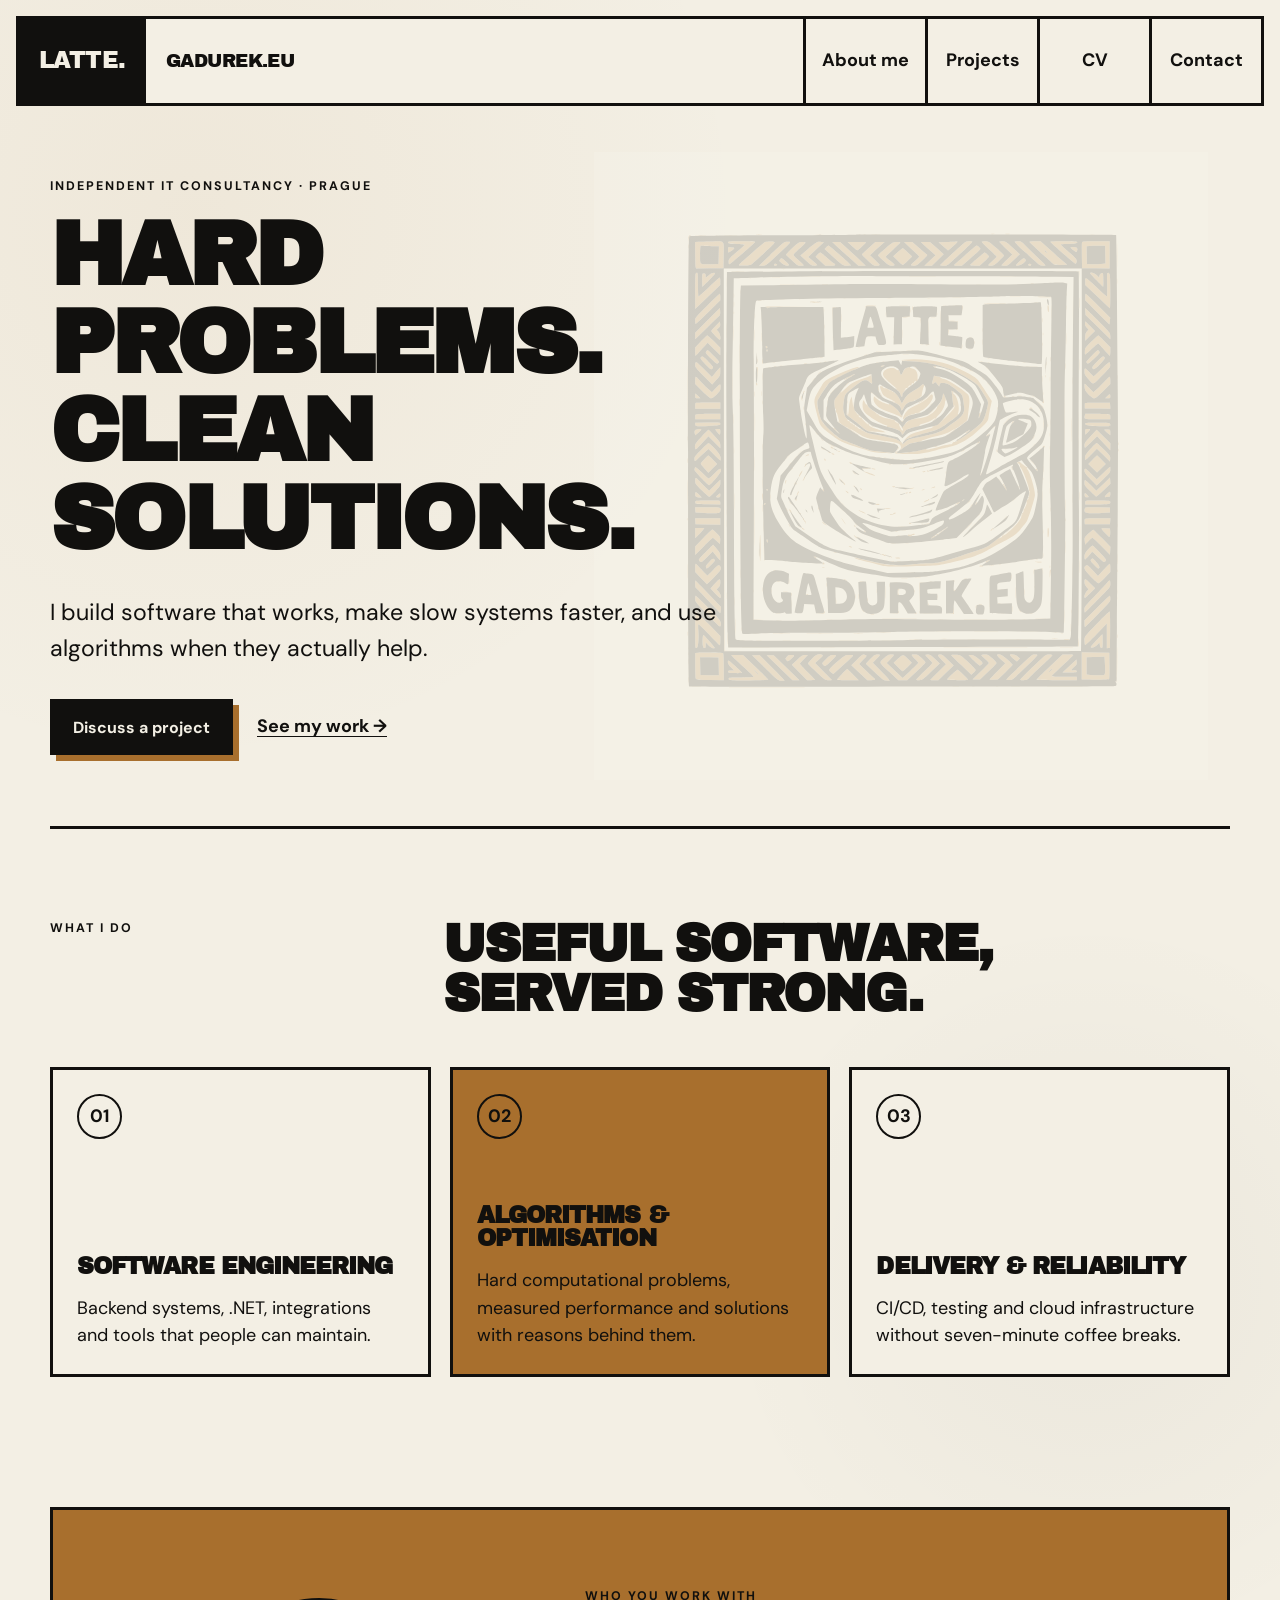
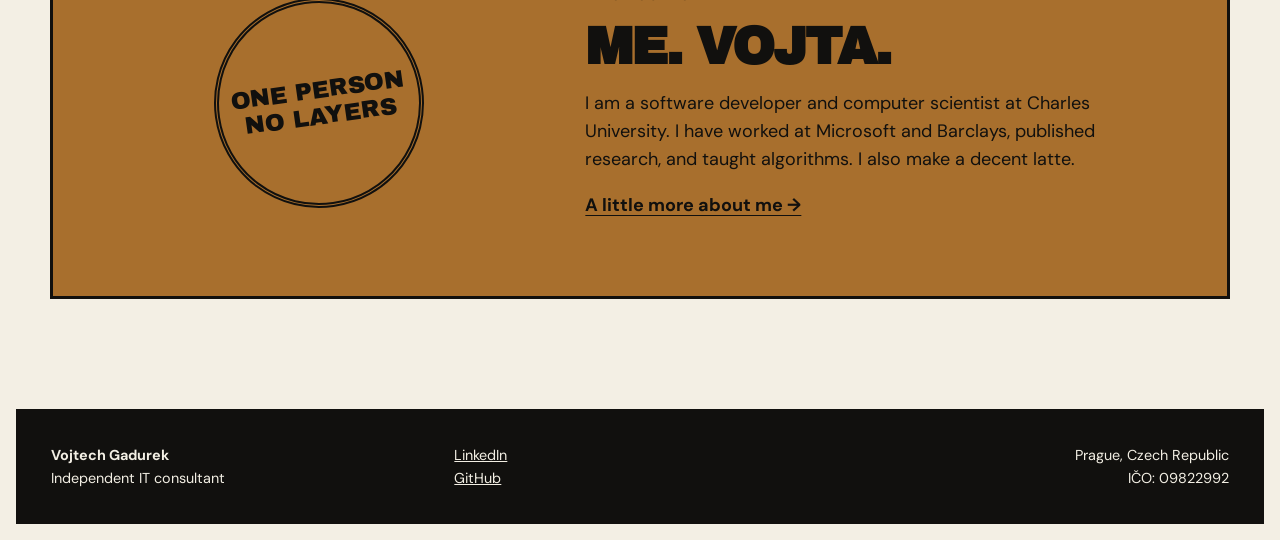
<file: index.html>
<!doctype html>
<html lang="en">
<head>
  <meta charset="utf-8">
  <meta name="viewport" content="width=device-width, initial-scale=1">
  <meta name="description" content="Independent IT consultancy by Vojtech Gadurek. Software engineering, algorithms, optimisation and reliable systems.">
  <title>Vojtech Gadurek — IT Consultancy</title>
  <link rel="icon" href="/assets/favicon.svg" type="image/svg+xml">
  <link rel="stylesheet" href="/assets/styles.css">
</head>
<body>
  <a class="skip-link" href="#main">Skip to content</a>
  <header class="site-header">
    <a class="brand" href="/" aria-label="Vojtech Gadurek, home">
      <span class="brand-mark">LATTE.</span>
      <span class="brand-name">GADUREK.EU</span>
    </a>
    <button class="menu-button" type="button" aria-expanded="false" aria-controls="site-nav">Menu</button>
    <nav id="site-nav" class="site-nav" aria-label="Main navigation">
      <a href="/about-me/">About me</a>
      <a href="/projects/">Projects</a>
      <a href="/cv/">CV</a>
      <a href="/contact/">Contact</a>
    </nav>
  </header>

  <main id="main">
    <section class="hero page-shell">
      <div class="hero-copy">
        <p class="eyebrow">Independent IT consultancy · Prague</p>
        <h1>Hard problems.<br>Clean solutions.</h1>
        <p class="lead">I build software that works, make slow systems faster, and use algorithms when they actually help.</p>
        <div class="actions">
          <a class="button" href="/contact/">Discuss a project</a>
          <a class="text-link" href="/projects/">See my work →</a>
        </div>
      </div>
    </section>

    <section class="services page-shell" aria-labelledby="services-title">
      <div class="section-heading">
        <p class="eyebrow">What I do</p>
        <h2 id="services-title">Useful software,<br>served strong.</h2>
      </div>
      <div class="service-grid">
        <article class="service-card">
          <span class="card-number">01</span>
          <h3>Software engineering</h3>
          <p>Backend systems, .NET, integrations and tools that people can maintain.</p>
        </article>
        <article class="service-card brown">
          <span class="card-number">02</span>
          <h3>Algorithms &amp; optimisation</h3>
          <p>Hard computational problems, measured performance and solutions with reasons behind them.</p>
        </article>
        <article class="service-card">
          <span class="card-number">03</span>
          <h3>Delivery &amp; reliability</h3>
          <p>CI/CD, testing and cloud infrastructure without seven-minute coffee breaks.</p>
        </article>
      </div>
    </section>

    <section class="proof page-shell">
      <p class="stamp">ONE PERSON<br>NO LAYERS</p>
      <div>
        <p class="eyebrow">Who you work with</p>
        <h2>Me. Vojta.</h2>
        <p>I am a software developer and computer scientist at Charles University. I have worked at Microsoft and Barclays, published research, and taught algorithms. I also make a decent latte.</p>
        <a class="text-link" href="/about-me/">A little more about me →</a>
      </div>
    </section>
  </main>

  <footer class="site-footer">
    <div><strong>Vojtech Gadurek</strong><br>Independent IT consultant</div>
    <div><a href="https://www.linkedin.com/in/vojtech-gadurek">LinkedIn</a><br><a href="https://github.com/vojtechgadurek">GitHub</a></div>
    <div>Prague, Czech Republic<br>IČO: 09822992</div>
  </footer>
  <script src="/assets/site.js"></script>
</body>
</html>
</file>
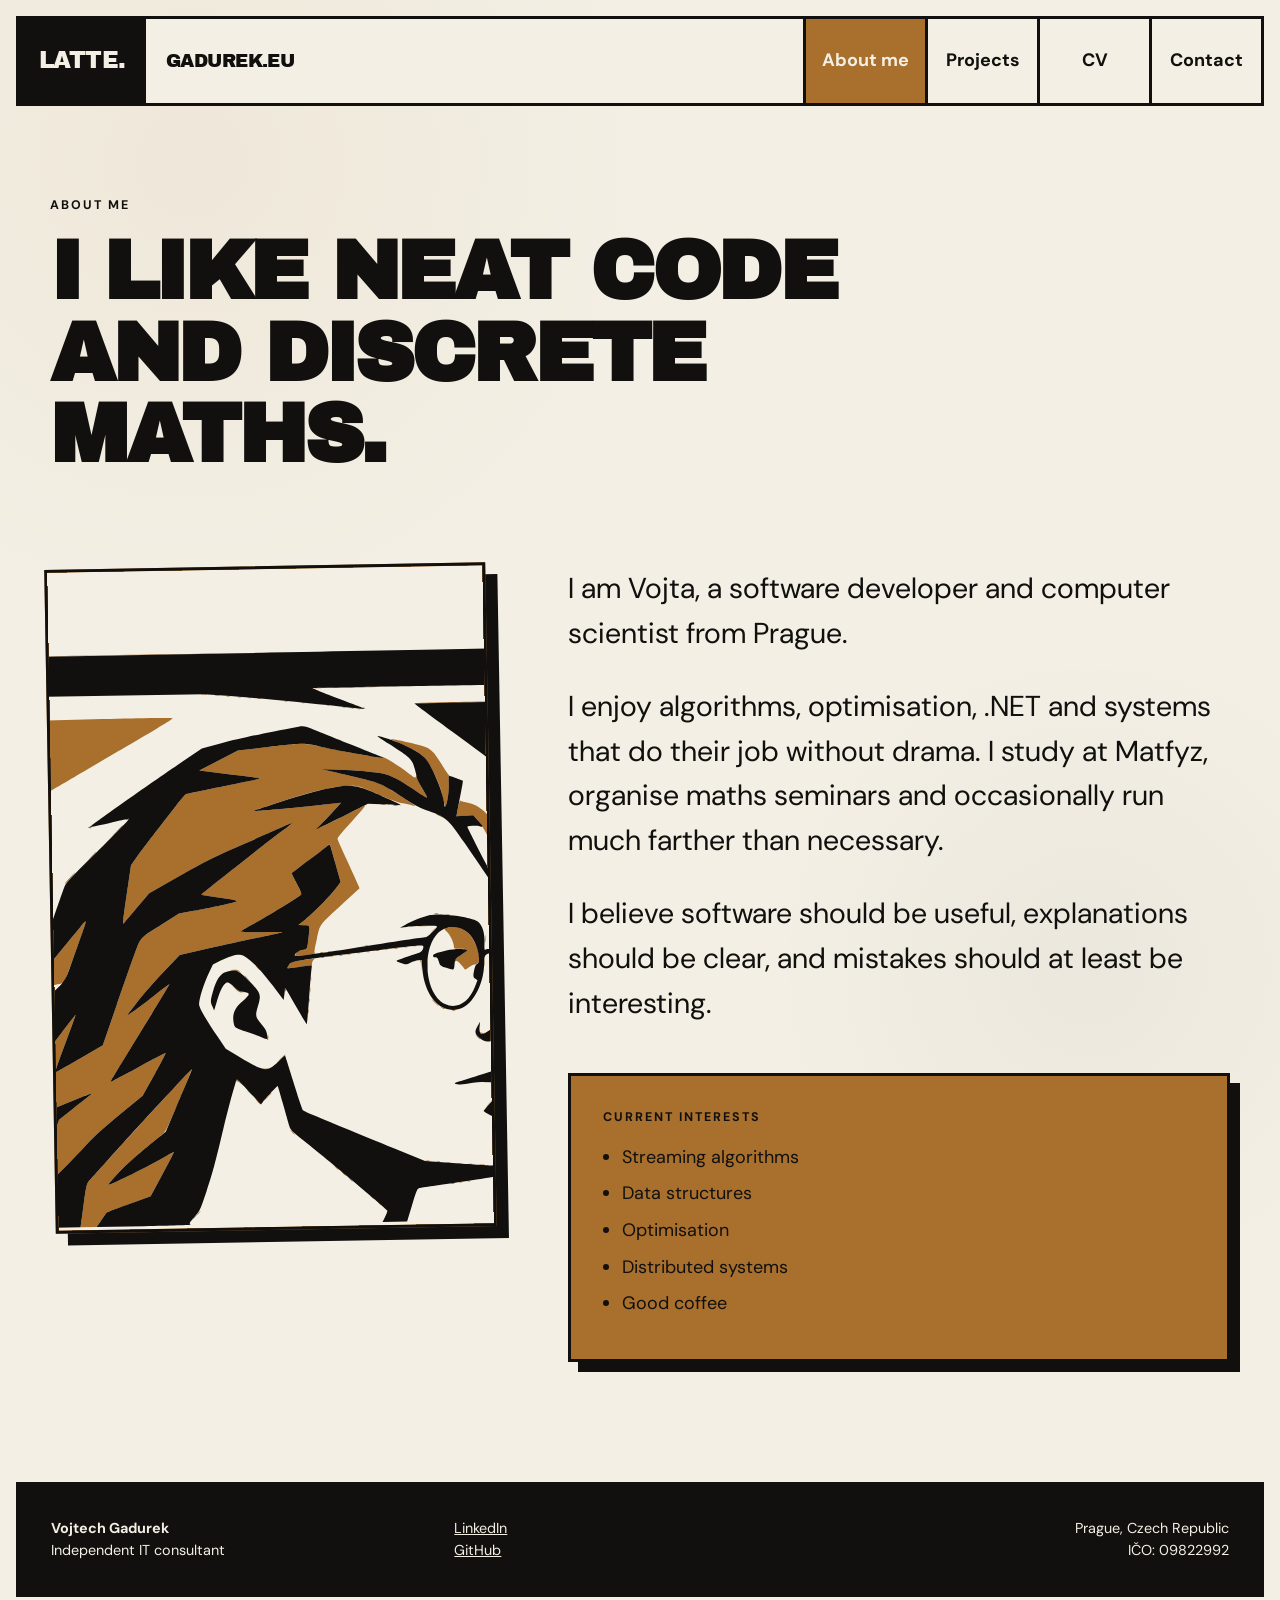
<file: about-me/index.html>
<!doctype html>
<html lang="en">
<head>
  <meta charset="utf-8"><meta name="viewport" content="width=device-width, initial-scale=1">
  <meta name="description" content="About Vojtech Gadurek, an independent software consultant and computer scientist in Prague.">
  <title>About me — Vojtech Gadurek</title>
  <link rel="icon" href="/assets/favicon.svg" type="image/svg+xml"><link rel="stylesheet" href="/assets/styles.css">
</head>
<body>
  <a class="skip-link" href="#main">Skip to content</a>
  <header class="site-header">
    <a class="brand" href="/"><span class="brand-mark">LATTE.</span><span class="brand-name">GADUREK.EU</span></a>
    <button class="menu-button" type="button" aria-expanded="false" aria-controls="site-nav">Menu</button>
    <nav id="site-nav" class="site-nav" aria-label="Main navigation"><a aria-current="page" href="/about-me/">About me</a><a href="/projects/">Projects</a><a href="/cv/">CV</a><a href="/contact/">Contact</a></nav>
  </header>
  <main id="main" class="page-shell inner-page">
    <header class="page-title"><p class="eyebrow">About me</p><h1>I like neat code<br>and discrete maths.</h1></header>
    <div class="about-layout">
      <figure class="portrait-card">
        <img src="/assets/vojta-portrait.svg" width="1000" height="658" alt="Graphic portrait of Vojtech Gadurek in black, cream and coffee brown">
      </figure>
      <div class="about-copy">
        <div class="prose large-prose">
          <p>I am Vojta, a software developer and computer scientist from Prague.</p>
          <p>I enjoy algorithms, optimisation, .NET and systems that do their job without drama. I study at Matfyz, organise maths seminars and occasionally run much farther than necessary.</p>
          <p>I believe software should be useful, explanations should be clear, and mistakes should at least be interesting.</p>
        </div>
        <aside class="fact-card">
          <p class="eyebrow">Current interests</p>
          <ul><li>Streaming algorithms</li><li>Data structures</li><li>Optimisation</li><li>Distributed systems</li><li>Good coffee</li></ul>
        </aside>
      </div>
    </div>
  </main>
  <footer class="site-footer"><div><strong>Vojtech Gadurek</strong><br>Independent IT consultant</div><div><a href="https://www.linkedin.com/in/vojtech-gadurek">LinkedIn</a><br><a href="https://github.com/vojtechgadurek">GitHub</a></div><div>Prague, Czech Republic<br>IČO: 09822992</div></footer>
  <script src="/assets/site.js"></script>
</body>
</html>
</file>
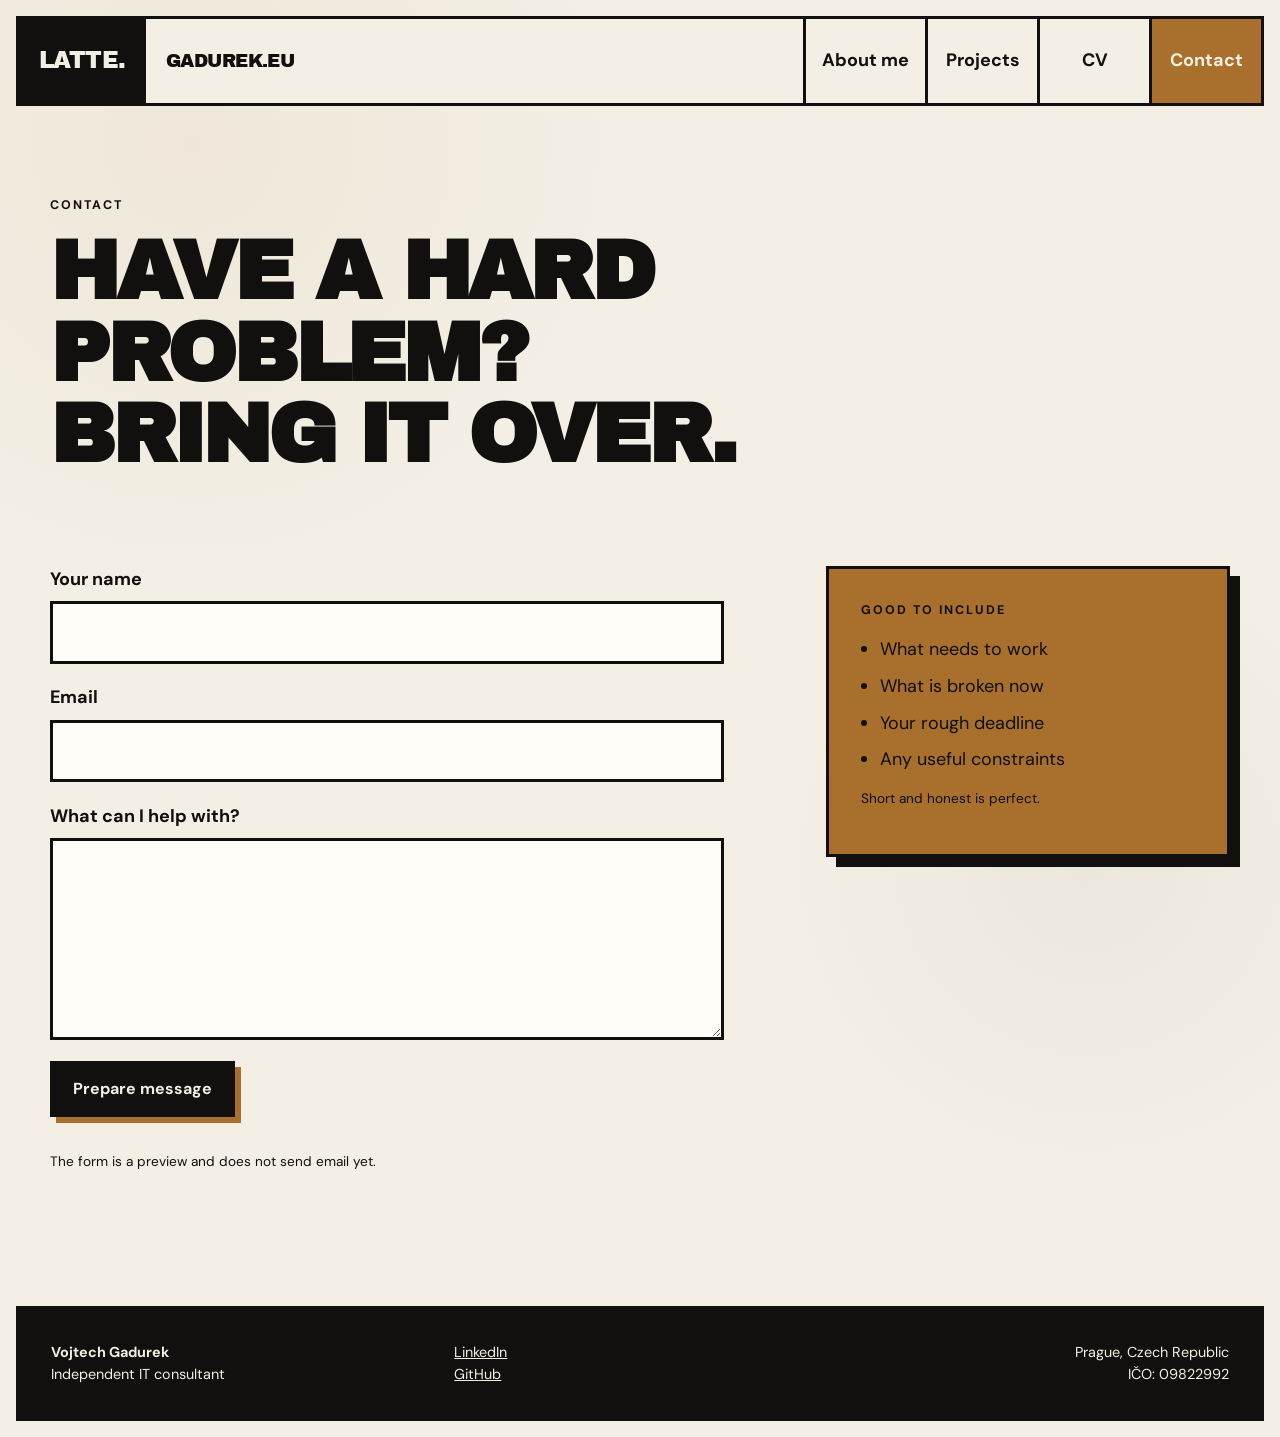
<file: contact/index.html>
<!doctype html>
<html lang="en">
<head>
  <meta charset="utf-8"><meta name="viewport" content="width=device-width, initial-scale=1">
  <meta name="description" content="Contact Vojtech Gadurek about software engineering and IT consultancy.">
  <title>Contact — Vojtech Gadurek</title>
  <link rel="icon" href="/assets/favicon.svg" type="image/svg+xml"><link rel="stylesheet" href="/assets/styles.css">
</head>
<body>
  <a class="skip-link" href="#main">Skip to content</a>
  <header class="site-header"><a class="brand" href="/"><span class="brand-mark">LATTE.</span><span class="brand-name">GADUREK.EU</span></a><button class="menu-button" type="button" aria-expanded="false" aria-controls="site-nav">Menu</button><nav id="site-nav" class="site-nav" aria-label="Main navigation"><a href="/about-me/">About me</a><a href="/projects/">Projects</a><a href="/cv/">CV</a><a aria-current="page" href="/contact/">Contact</a></nav></header>
  <main id="main" class="page-shell inner-page">
    <header class="page-title"><p class="eyebrow">Contact</p><h1>Have a hard problem?<br>Bring it over.</h1></header>
    <div class="contact-layout">
      <form class="contact-form" id="contact-form">
        <div class="field"><label for="name">Your name</label><input id="name" name="name" autocomplete="name" required></div>
        <div class="field"><label for="email">Email</label><input id="email" name="email" type="email" autocomplete="email" required></div>
        <div class="field"><label for="message">What can I help with?</label><textarea id="message" name="message" rows="6" required></textarea></div>
        <button class="button" type="submit">Prepare message</button>
        <p id="form-status" class="form-note" role="status">The form is a preview and does not send email yet.</p>
      </form>
      <aside class="contact-note"><p class="eyebrow">Good to include</p><ul><li>What needs to work</li><li>What is broken now</li><li>Your rough deadline</li><li>Any useful constraints</li></ul><p class="small">Short and honest is perfect.</p></aside>
    </div>
  </main>
  <footer class="site-footer"><div><strong>Vojtech Gadurek</strong><br>Independent IT consultant</div><div><a href="https://www.linkedin.com/in/vojtech-gadurek">LinkedIn</a><br><a href="https://github.com/vojtechgadurek">GitHub</a></div><div>Prague, Czech Republic<br>IČO: 09822992</div></footer>
  <script src="/assets/site.js"></script>
</body>
</html>
</file>
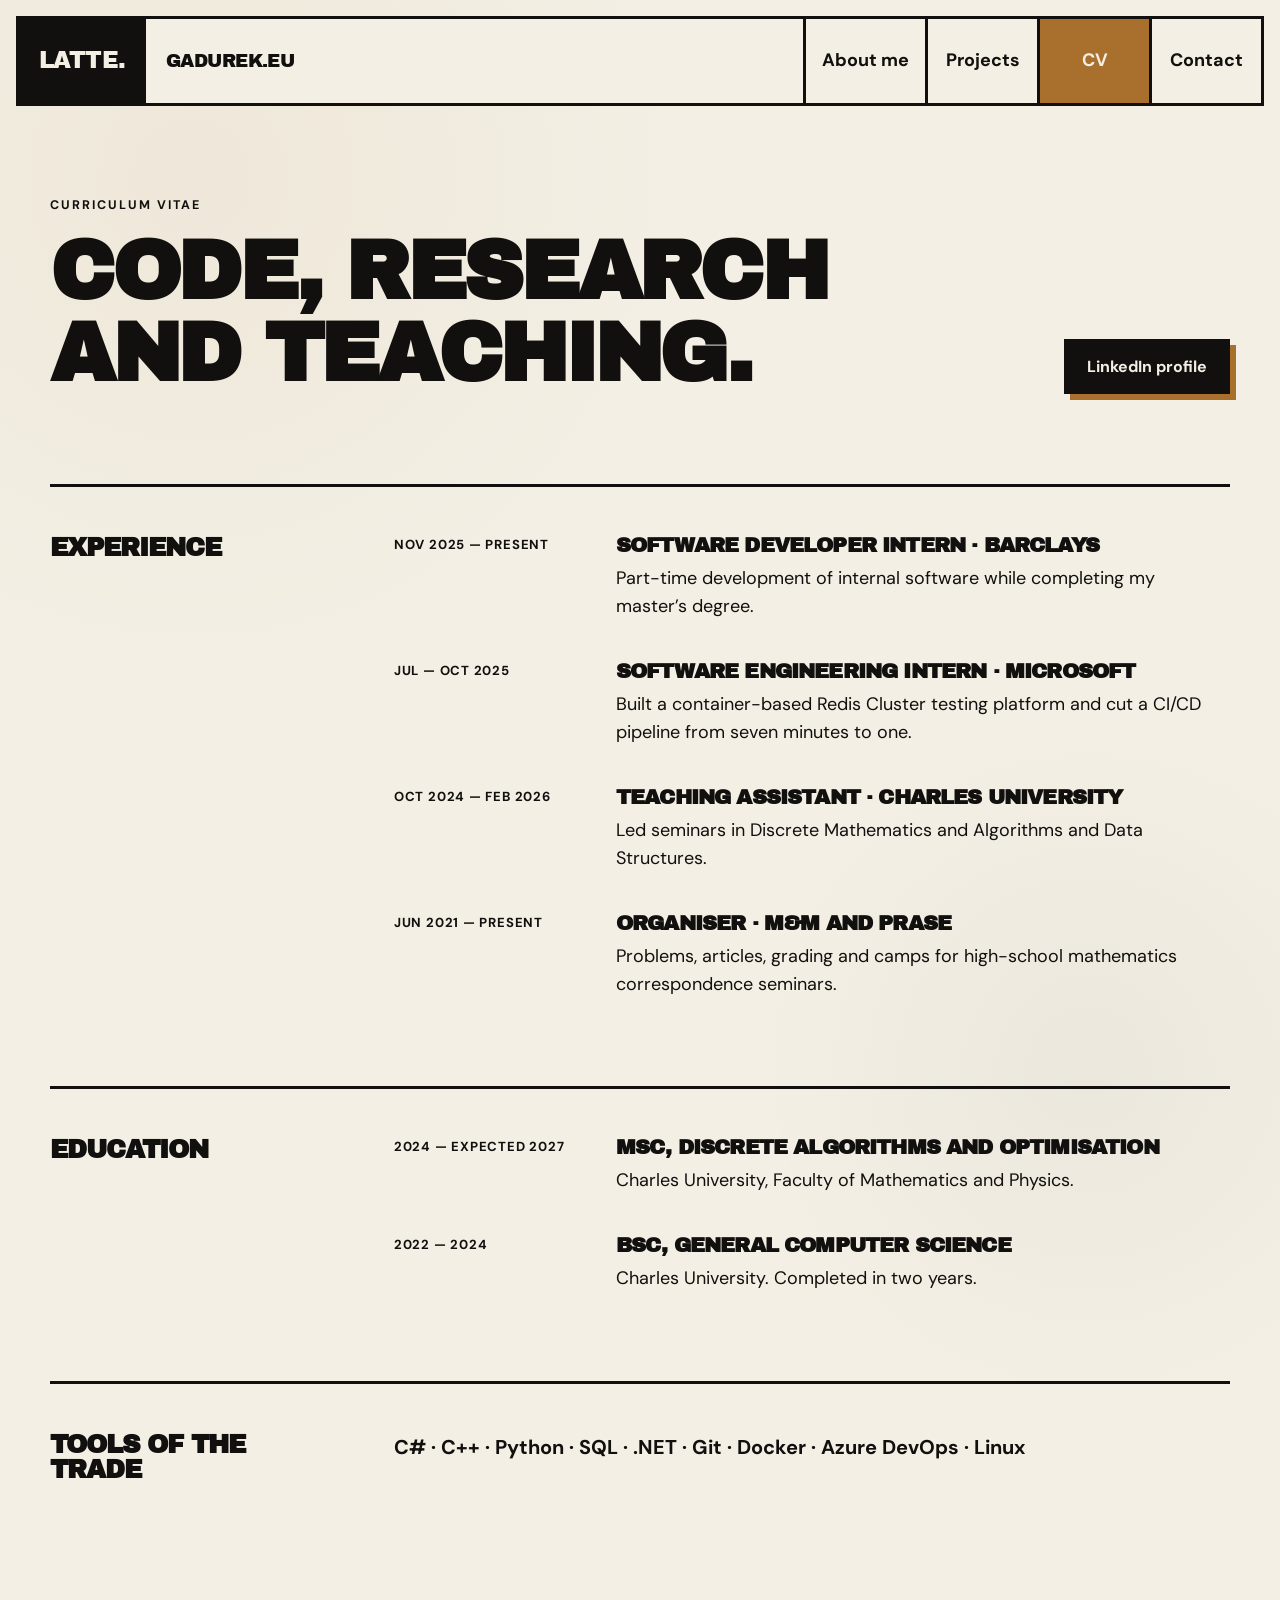
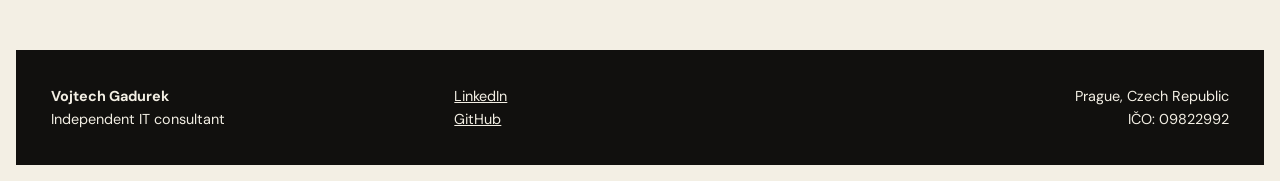
<file: cv/index.html>
<!doctype html>
<html lang="en">
<head>
  <meta charset="utf-8"><meta name="viewport" content="width=device-width, initial-scale=1">
  <meta name="description" content="Experience and education of Vojtech Gadurek, software developer and consultant.">
  <title>CV — Vojtech Gadurek</title>
  <link rel="icon" href="/assets/favicon.svg" type="image/svg+xml"><link rel="stylesheet" href="/assets/styles.css">
</head>
<body>
  <a class="skip-link" href="#main">Skip to content</a>
  <header class="site-header"><a class="brand" href="/"><span class="brand-mark">LATTE.</span><span class="brand-name">GADUREK.EU</span></a><button class="menu-button" type="button" aria-expanded="false" aria-controls="site-nav">Menu</button><nav id="site-nav" class="site-nav" aria-label="Main navigation"><a href="/about-me/">About me</a><a href="/projects/">Projects</a><a aria-current="page" href="/cv/">CV</a><a href="/contact/">Contact</a></nav></header>
  <main id="main" class="page-shell inner-page">
    <header class="page-title cv-title"><div><p class="eyebrow">Curriculum vitae</p><h1>Code, research<br>and teaching.</h1></div><a class="button" href="https://www.linkedin.com/in/vojtech-gadurek">LinkedIn profile</a></header>
    <section class="cv-section"><h2>Experience</h2><div class="timeline">
      <article><p class="date">Nov 2025 — present</p><div><h3>Software Developer Intern · Barclays</h3><p>Part-time development of internal software while completing my master’s degree.</p></div></article>
      <article><p class="date">Jul — Oct 2025</p><div><h3>Software Engineering Intern · Microsoft</h3><p>Built a container-based Redis Cluster testing platform and cut a CI/CD pipeline from seven minutes to one.</p></div></article>
      <article><p class="date">Oct 2024 — Feb 2026</p><div><h3>Teaching Assistant · Charles University</h3><p>Led seminars in Discrete Mathematics and Algorithms and Data Structures.</p></div></article>
      <article><p class="date">Jun 2021 — present</p><div><h3>Organiser · M&amp;M and PraSe</h3><p>Problems, articles, grading and camps for high-school mathematics correspondence seminars.</p></div></article>
    </div></section>
    <section class="cv-section"><h2>Education</h2><div class="timeline compact">
      <article><p class="date">2024 — expected 2027</p><div><h3>MSc, Discrete Algorithms and Optimisation</h3><p>Charles University, Faculty of Mathematics and Physics.</p></div></article>
      <article><p class="date">2022 — 2024</p><div><h3>BSc, General Computer Science</h3><p>Charles University. Completed in two years.</p></div></article>
    </div></section>
    <section class="cv-section skills-strip"><h2>Tools of the trade</h2><p>C# · C++ · Python · SQL · .NET · Git · Docker · Azure DevOps · Linux</p></section>
  </main>
  <footer class="site-footer"><div><strong>Vojtech Gadurek</strong><br>Independent IT consultant</div><div><a href="https://www.linkedin.com/in/vojtech-gadurek">LinkedIn</a><br><a href="https://github.com/vojtechgadurek">GitHub</a></div><div>Prague, Czech Republic<br>IČO: 09822992</div></footer>
  <script src="/assets/site.js"></script>
</body>
</html>
</file>
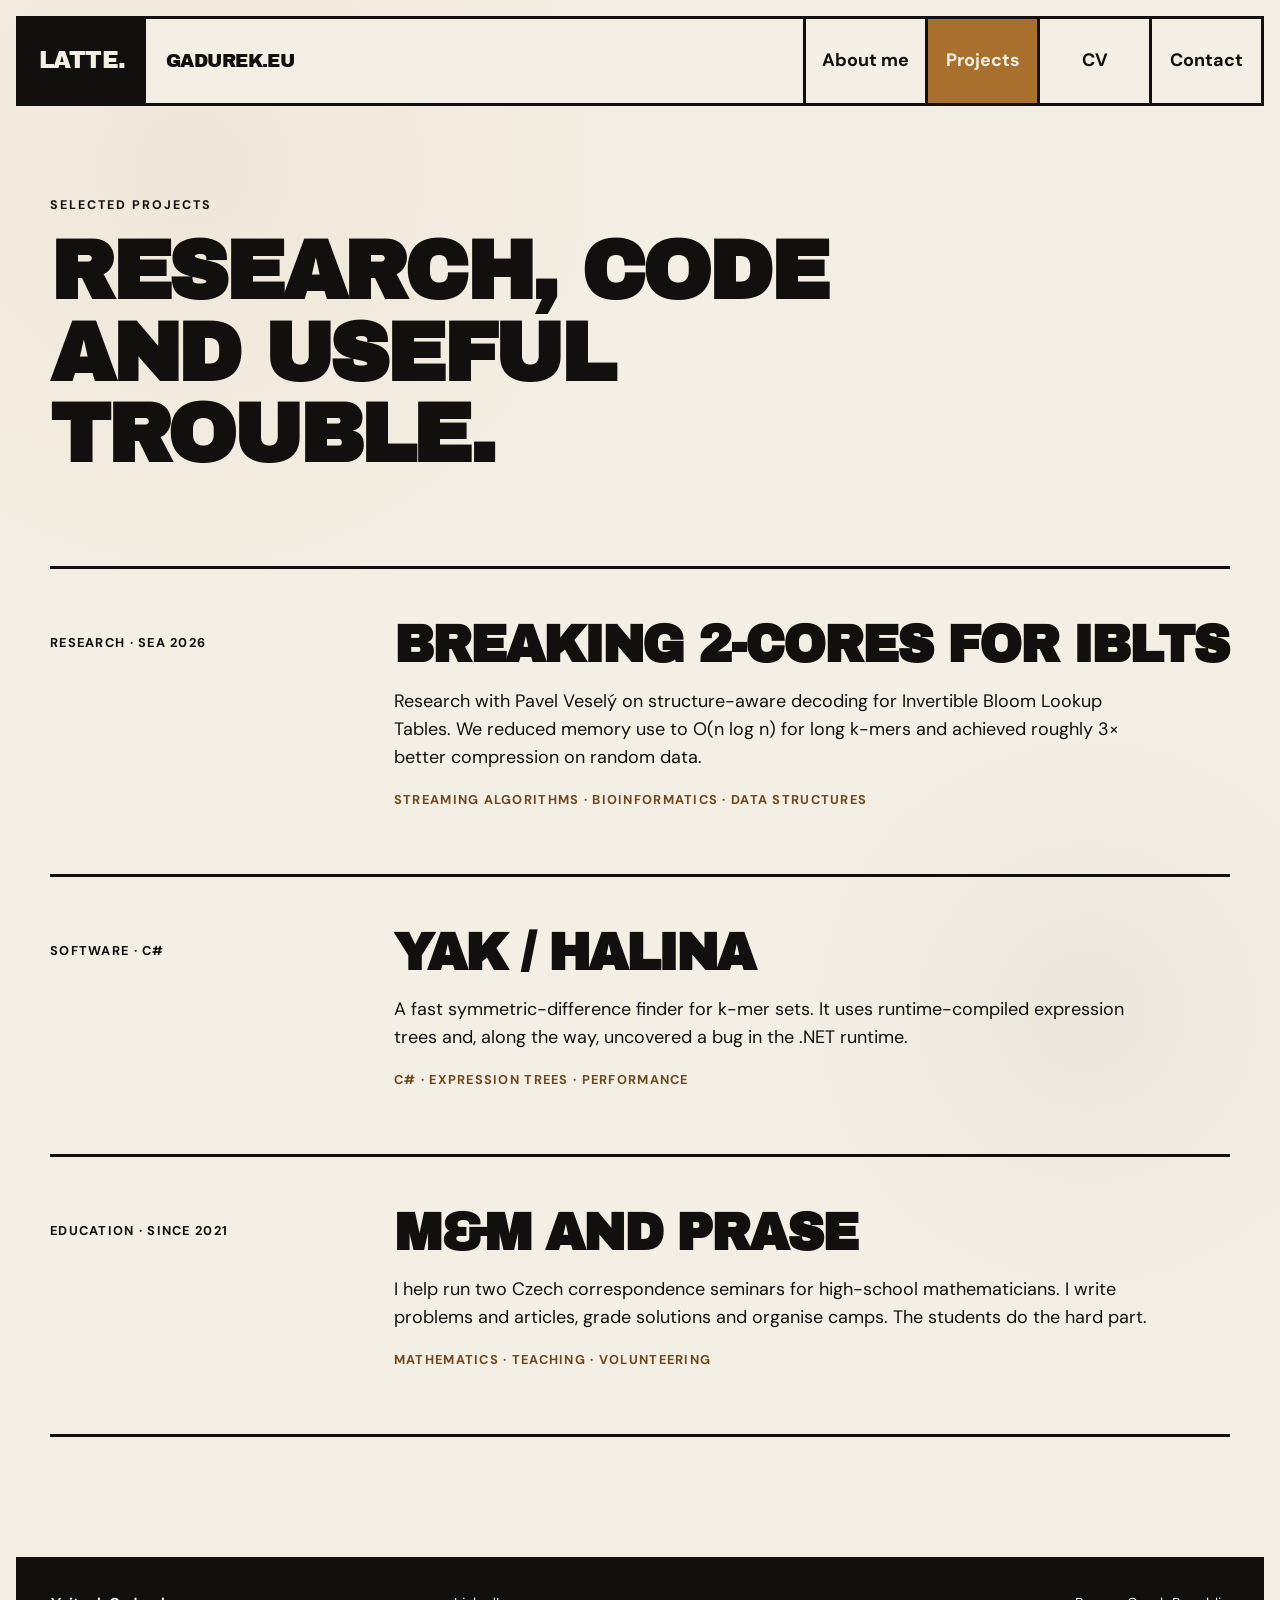
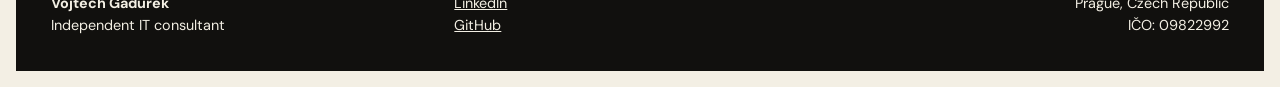
<file: projects/index.html>
<!doctype html>
<html lang="en">
<head>
  <meta charset="utf-8"><meta name="viewport" content="width=device-width, initial-scale=1">
  <meta name="description" content="Research, software and educational projects by Vojtech Gadurek.">
  <title>Projects — Vojtech Gadurek</title>
  <link rel="icon" href="/assets/favicon.svg" type="image/svg+xml"><link rel="stylesheet" href="/assets/styles.css">
</head>
<body>
  <a class="skip-link" href="#main">Skip to content</a>
  <header class="site-header"><a class="brand" href="/"><span class="brand-mark">LATTE.</span><span class="brand-name">GADUREK.EU</span></a><button class="menu-button" type="button" aria-expanded="false" aria-controls="site-nav">Menu</button><nav id="site-nav" class="site-nav" aria-label="Main navigation"><a href="/about-me/">About me</a><a aria-current="page" href="/projects/">Projects</a><a href="/cv/">CV</a><a href="/contact/">Contact</a></nav></header>
  <main id="main" class="page-shell inner-page">
    <header class="page-title"><p class="eyebrow">Selected projects</p><h1>Research, code<br>and useful trouble.</h1></header>
    <div class="project-list">
      <article class="project-item"><p class="project-meta">Research · SEA 2026</p><div><h2>Breaking 2-Cores for IBLTs</h2><p>Research with Pavel Veselý on structure-aware decoding for Invertible Bloom Lookup Tables. We reduced memory use to O(n log n) for long k-mers and achieved roughly 3× better compression on random data.</p><p class="tags">Streaming algorithms · Bioinformatics · Data structures</p></div></article>
      <article class="project-item"><p class="project-meta">Software · C#</p><div><h2>Yak / Halina</h2><p>A fast symmetric-difference finder for k-mer sets. It uses runtime-compiled expression trees and, along the way, uncovered a bug in the .NET runtime.</p><p class="tags">C# · Expression trees · Performance</p></div></article>
      <article class="project-item"><p class="project-meta">Education · Since 2021</p><div><h2>M&amp;M and PraSe</h2><p>I help run two Czech correspondence seminars for high-school mathematicians. I write problems and articles, grade solutions and organise camps. The students do the hard part.</p><p class="tags">Mathematics · Teaching · Volunteering</p></div></article>
    </div>
  </main>
  <footer class="site-footer"><div><strong>Vojtech Gadurek</strong><br>Independent IT consultant</div><div><a href="https://www.linkedin.com/in/vojtech-gadurek">LinkedIn</a><br><a href="https://github.com/vojtechgadurek">GitHub</a></div><div>Prague, Czech Republic<br>IČO: 09822992</div></footer>
  <script src="/assets/site.js"></script>
</body>
</html>
</file>
<file: assets/styles.css>
@import url('https://fonts.googleapis.com/css2?family=Archivo+Black&family=DM+Sans:wght@400;500;700&display=swap');

:root {
  --ink: #11100e;
  --paper: #f3efe4;
  --brown: #a86f2d;
  --white: #fffdf7;
  --line: 3px solid var(--ink);
  --display: "Archivo Black", Impact, sans-serif;
  --body: "DM Sans", Arial, sans-serif;
}

* { box-sizing: border-box; }
html { max-width: 100%; overflow-x: hidden; scroll-behavior: smooth; }
body {
  max-width: 100%;
  overflow-x: hidden;
  margin: 0;
  color: var(--ink);
  background:
    radial-gradient(circle at 15% 10%, rgba(168,111,45,.06), transparent 25%),
    radial-gradient(circle at 85% 60%, rgba(17,16,14,.035), transparent 22%),
    var(--paper);
  font-family: var(--body);
  font-size: 18px;
  line-height: 1.55;
}
a { color: inherit; }
img { display: block; max-width: 100%; }
main, section, article, header, footer, nav, div, form { min-width: 0; }
h1, h2, h3, p, li, a, button, label { overflow-wrap: anywhere; }
.skip-link { position: fixed; left: 1rem; top: -5rem; z-index: 10; padding: .6rem 1rem; background: var(--ink); color: var(--white); }
.skip-link:focus { top: 1rem; }
.page-shell { width: min(1180px, calc(100% - 48px)); margin: 0 auto; }

.site-header {
  width: min(1280px, calc(100% - 32px));
  min-height: 90px;
  margin: 16px auto 0;
  border: var(--line);
  display: flex;
  align-items: stretch;
  justify-content: space-between;
  background: var(--paper);
}
.brand { display: flex; align-items: stretch; text-decoration: none; font-family: var(--display); letter-spacing: -.03em; }
.brand-mark { display: grid; place-items: center; padding: 0 1.25rem; color: var(--paper); background: var(--ink); font-size: 1.45rem; }
.brand-name { display: grid; place-items: center; padding: 0 1.25rem; font-size: 1.15rem; }
.site-nav { display: flex; align-items: stretch; }
.site-nav a { display: grid; place-items: center; min-width: 112px; padding: 0 1rem; border-left: var(--line); font-weight: 700; text-decoration: none; }
.site-nav a:hover, .site-nav a[aria-current="page"] { color: var(--paper); background: var(--brown); }
.menu-button { display: none; border: 0; border-left: var(--line); background: transparent; padding: 0 1.2rem; font: 700 1rem var(--body); }

.hero {
  position: relative;
  isolation: isolate;
  min-height: 720px;
  display: flex;
  align-items: center;
  overflow: hidden;
  padding-block: 70px;
}
.hero::before {
  content: "";
  position: absolute;
  inset: 0;
  z-index: -1;
  background: url('/assets/latte-logo.svg') no-repeat 96% 50% / 52% auto;
  opacity: .14;
  filter: contrast(1.15);
  mix-blend-mode: multiply;
}
.hero-copy { position: relative; max-width: 760px; }
.eyebrow { margin: 0 0 1rem; font-weight: 700; font-size: .78rem; letter-spacing: .16em; text-transform: uppercase; }
h1, h2, h3 { font-family: var(--display); line-height: .98; letter-spacing: -.04em; text-transform: uppercase; }
h1 { margin: 0; font-size: clamp(3.7rem, 7vw, 7.2rem); }
h2 { margin: 0; font-size: clamp(2.2rem, 4vw, 4.2rem); }
h3 { font-size: 1.45rem; }
.lead { max-width: 670px; margin: 2rem 0; font-size: clamp(1.15rem, 2vw, 1.45rem); }
.actions { display: flex; align-items: center; gap: 1.5rem; flex-wrap: wrap; }
.button { display: inline-block; padding: .9rem 1.25rem; border: var(--line); color: var(--paper); background: var(--ink); box-shadow: 6px 6px 0 var(--brown); font: 700 1rem var(--body); text-decoration: none; cursor: pointer; }
.button:hover, .button:focus-visible { color: var(--ink); background: var(--brown); box-shadow: 3px 3px 0 var(--ink); transform: translate(3px, 3px); }
.text-link { font-weight: 700; text-underline-offset: .22em; }
.services { border-top: var(--line); padding-block: 90px; }
.section-heading { display: grid; grid-template-columns: .5fr 1fr; margin-bottom: 3rem; }
.service-grid { display: grid; grid-template-columns: repeat(3, 1fr); gap: 1.2rem; }
.service-card { min-height: 310px; padding: 1.5rem; border: var(--line); display: flex; flex-direction: column; background: var(--paper); }
.service-card.brown { background: var(--brown); }
.service-card h3 { margin: auto 0 1rem; }
.service-card p { margin: 0; }
.card-number { width: 2.8rem; height: 2.8rem; display: grid; place-items: center; border: 2px solid var(--ink); border-radius: 50%; font-weight: 700; }

.proof { margin-block: 40px 110px; padding: 4rem; border: var(--line); background: var(--brown); display: grid; grid-template-columns: .7fr 1fr; align-items: center; gap: 5vw; }
.proof > div > p:not(.eyebrow) { max-width: 620px; }
.stamp { justify-self: center; width: 210px; height: 210px; display: grid; place-items: center; border: 5px double var(--ink); border-radius: 50%; font-family: var(--display); font-size: 1.5rem; line-height: 1.1; text-align: center; transform: rotate(-8deg); }

.inner-page { min-height: 70vh; padding-block: 90px 120px; }
.page-title { max-width: 980px; margin-bottom: 90px; }
.page-title h1 { font-size: clamp(3.4rem, 6.5vw, 6.5rem); }
.about-layout { display: grid; grid-template-columns: .8fr 1.2fr; gap: 6vw; align-items: start; }
.contact-layout { display: grid; grid-template-columns: 1.25fr .75fr; gap: 8vw; align-items: start; }
.large-prose { font-size: clamp(1.25rem, 2.5vw, 1.8rem); }
.large-prose p:first-child { margin-top: 0; }
.portrait-card { margin: 0; border: var(--line); background: var(--brown); box-shadow: 12px 12px 0 var(--ink); transform: rotate(-1deg); }
.portrait-card img { width: 100%; aspect-ratio: 1.52 / 1; object-fit: cover; object-position: center; }
.about-copy .fact-card { margin-top: 3rem; }
.fact-card, .contact-note { padding: 2rem; border: var(--line); background: var(--brown); box-shadow: 10px 10px 0 var(--ink); }
.fact-card ul, .contact-note ul { margin: 0; padding-left: 1.2rem; }
.fact-card li, .contact-note li { margin: .55rem 0; }

.project-list { border-top: var(--line); }
.project-item { display: grid; grid-template-columns: .35fr 1fr; gap: 4vw; padding: 3.2rem 0; border-bottom: var(--line); }
.project-item h2 { font-size: clamp(2rem, 4vw, 3.8rem); }
.project-item p { max-width: 760px; }
.project-meta, .tags { font-size: .8rem; font-weight: 700; letter-spacing: .1em; text-transform: uppercase; }
.tags { color: #6d481e; }

.cv-title { display: flex; justify-content: space-between; align-items: end; max-width: none; }
.cv-section { display: grid; grid-template-columns: .35fr 1fr; gap: 4vw; padding: 3rem 0; border-top: var(--line); }
.cv-section > h2 { font-size: 1.6rem; }
.timeline article { display: grid; grid-template-columns: 190px 1fr; gap: 2rem; padding: 0 0 2.5rem; }
.timeline h3 { margin: 0 0 .6rem; font-size: 1.3rem; }
.timeline p { margin: 0; }
.date { font-size: .82rem; font-weight: 700; letter-spacing: .06em; text-transform: uppercase; }
.skills-strip p { margin: 0; font-size: 1.25rem; font-weight: 700; }

.contact-form { display: grid; gap: 1.3rem; }
.field { display: grid; gap: .45rem; }
.field label { font-weight: 700; }
.field input, .field textarea { width: 100%; padding: .9rem; border: var(--line); border-radius: 0; color: var(--ink); background: var(--white); font: inherit; }
.field input:focus, .field textarea:focus { outline: 4px solid var(--brown); outline-offset: 2px; }
.contact-form .button { justify-self: start; }
.form-note, .small { font-size: .85rem; }

.site-footer { width: min(1280px, calc(100% - 32px)); margin: 0 auto 16px; padding: 2rem; border: var(--line); color: var(--paper); background: var(--ink); display: grid; grid-template-columns: 1fr 1fr 1fr; gap: 2rem; font-size: .9rem; }
.site-footer > div:last-child { text-align: right; }

@media (max-width: 850px) {
  body { font-size: 16px; }
  .page-shell { width: min(100% - 30px, 680px); }
  .site-header { position: relative; min-height: 70px; }
  .brand-name { display: none; }
  .menu-button { display: block; }
  .site-nav { display: none; position: absolute; left: -3px; right: -3px; top: 67px; z-index: 5; border: var(--line); background: var(--paper); }
  .site-nav.is-open { display: grid; }
  .site-nav a { min-height: 58px; border: 0; border-bottom: 2px solid var(--ink); }
  .site-nav a:last-child { border-bottom: 0; }
  .hero { min-height: 620px; padding-block: 60px 80px; }
  .hero::before { background-position: 50% 70%; background-size: 115% auto; opacity: .1; }
  h1 { font-size: clamp(2.55rem, 13vw, 4.6rem); line-height: 1.02; }
  .page-title h1 { font-size: clamp(2.35rem, 12vw, 4.2rem); line-height: 1.02; }
  h2, .project-item h2 { font-size: clamp(1.9rem, 9.5vw, 3.2rem); line-height: 1.03; }
  h3, .timeline h3 { font-size: clamp(1.15rem, 5.8vw, 1.45rem); line-height: 1.08; }
  .eyebrow, .project-meta, .tags { letter-spacing: .1em; }
  .lead, .large-prose { font-size: clamp(1.05rem, 5vw, 1.35rem); }
  .actions { align-items: flex-start; flex-direction: column; gap: 1.15rem; }
  .actions > *, .button { max-width: 100%; }
  .section-heading, .service-grid, .proof, .about-layout, .contact-layout, .project-item, .cv-section { grid-template-columns: 1fr; }
  .section-heading, .page-title { margin-bottom: 50px; }
  .service-card { min-height: 245px; }
  .proof { padding: clamp(1.35rem, 7vw, 2.2rem); }
  .stamp { width: 160px; height: 160px; font-size: 1.2rem; }
  .portrait-card { box-shadow: 6px 6px 0 var(--ink); transform: none; }
  .fact-card, .contact-note { padding: clamp(1.25rem, 6vw, 2rem); box-shadow: 6px 6px 0 var(--ink); }
  .cv-title { display: grid; gap: 2rem; justify-items: start; }
  .timeline article { grid-template-columns: 1fr; gap: .4rem; }
  .site-footer { grid-template-columns: 1fr; }
  .site-footer > div:last-child { text-align: left; }
}

@media (max-width: 400px) {
  .page-shell { width: calc(100% - 24px); }
  .site-header { width: calc(100% - 16px); min-height: 64px; margin-top: 8px; }
  .brand-mark { padding-inline: .8rem; font-size: 1.08rem; }
  .menu-button { padding-inline: .85rem; font-size: .9rem; }
  .site-nav { top: 61px; }
  .hero { min-height: 560px; padding-block: 48px 64px; }
  .inner-page { padding-block: 60px 80px; }
  .services { padding-block: 65px; }
  .service-card { min-height: 220px; padding: 1.2rem; }
  .proof { margin-bottom: 75px; }
  .site-footer { width: calc(100% - 16px); margin-bottom: 8px; padding: 1.35rem; gap: 1.35rem; }
}

@media (prefers-reduced-motion: reduce) { html { scroll-behavior: auto; } }
</file>
